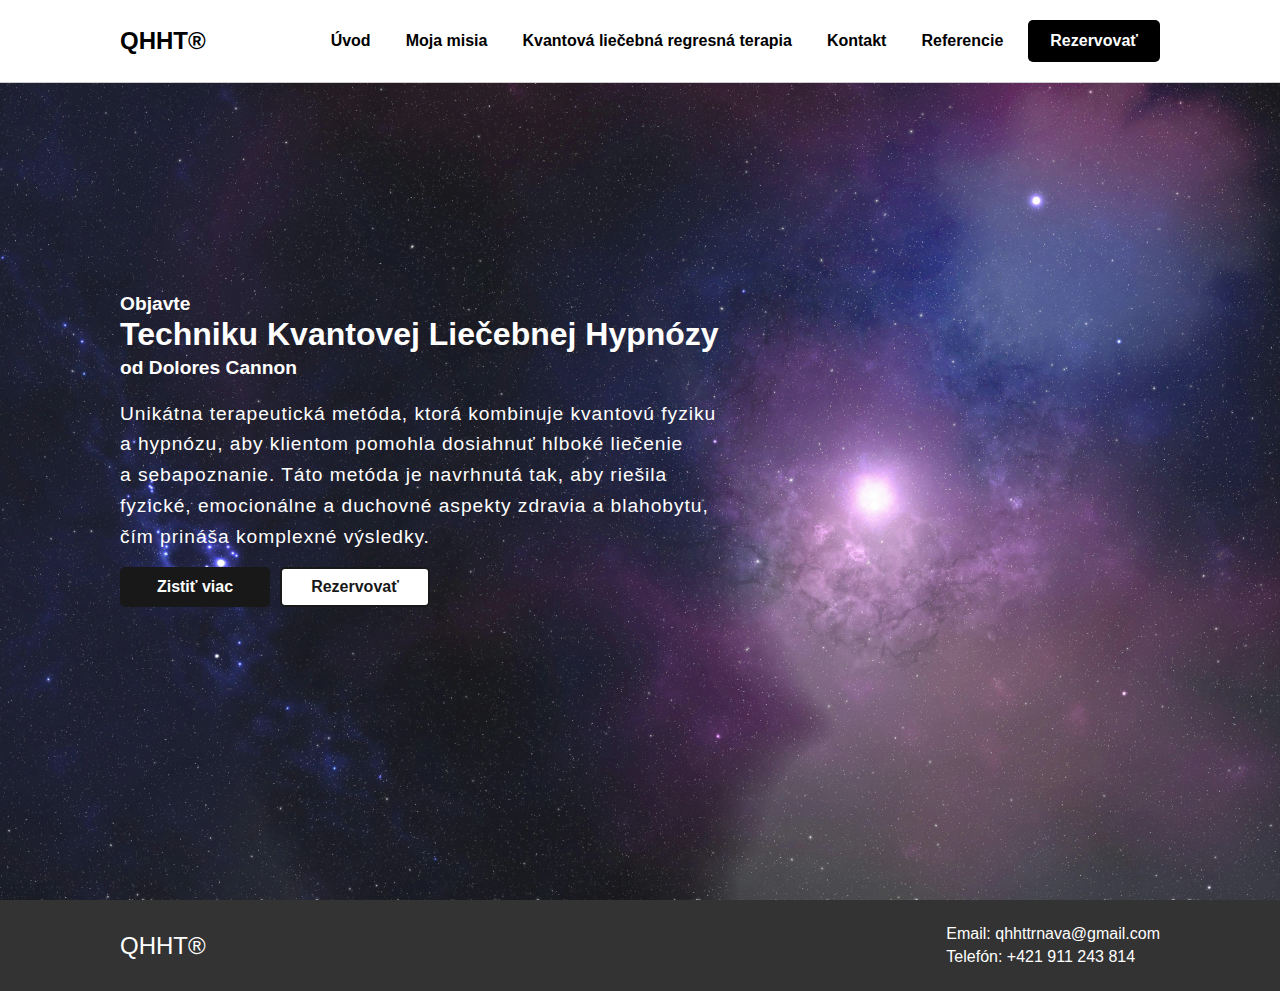
<file: index.html>
<!DOCTYPE html>
<html lang="sk">
<head>
    <meta charset="UTF-8">
    <meta name="viewport" content="width=device-width, initial-scale=1.0">
    <title>Kvantová Liečebná Regresná Hypnóza</title>
    <link rel="stylesheet" href="styles.css">
</head>
<body>
    <header>
        <div class="container">
            <div class="logo">QHHT®</div>
            <nav>
                <ul>
                    <li><a href="index.html">Úvod</a></li>
                    <li><a href="mojamisia.html">Moja misia</a></li>
                    <li><a href="therapy.html">Kvantová liečebná regresná terapia</a></li>
                    <li><a href="contact.html">Kontakt</a></li>
                    <li><a href="referencie.html">Referencie</a></li>
                    <li><a href="#" class="button">Rezervovať</a></li>
                </ul>
            </nav>
        </div>
    </header>
    <main>
        <section class="hero">
            <div class="hero-image">
                <div class="hero-content container">
                    <h2>Objavte</h2>
                    <h1>Techniku Kvantovej Liečebnej Hypnózy</h1>
                    <h3>od Dolores Cannon</h3>
                    <p class="hero-text">Unikátna terapeutická metóda, ktorá kombinuje 
                        kvantovú fyziku<br> a hypnózu, aby klientom pomohla dosiahnuť hlboké liečenie<br> a sebapoznanie. 
                        Táto metóda je navrhnutá tak, aby riešila<br> fyzické, emocionálne a duchovné aspekty zdravia a blahobytu,<br> 
                        čím prináša komplexné výsledky.</p>
                    <div class="hero-buttons">
                        <a href="therapy.html" class="cta">Zistiť viac</a>
                        <a href="#" class="cta-outline">Rezervovať</a>
                    </div>
                </div>
            </div>
        </section>
    </main>
    <footer>
        <div class="container footer-content">
            <div class="footer-logo">QHHT®</div>
            <div class="footer-contact">
                <p>Email: qhhttrnava@gmail.com</p>
                <p>Telefón: +421 911 243 814</p>
            </div>
        </div>
    </footer>
    <script src="script.js"></script>
</body>
</html>
</file>
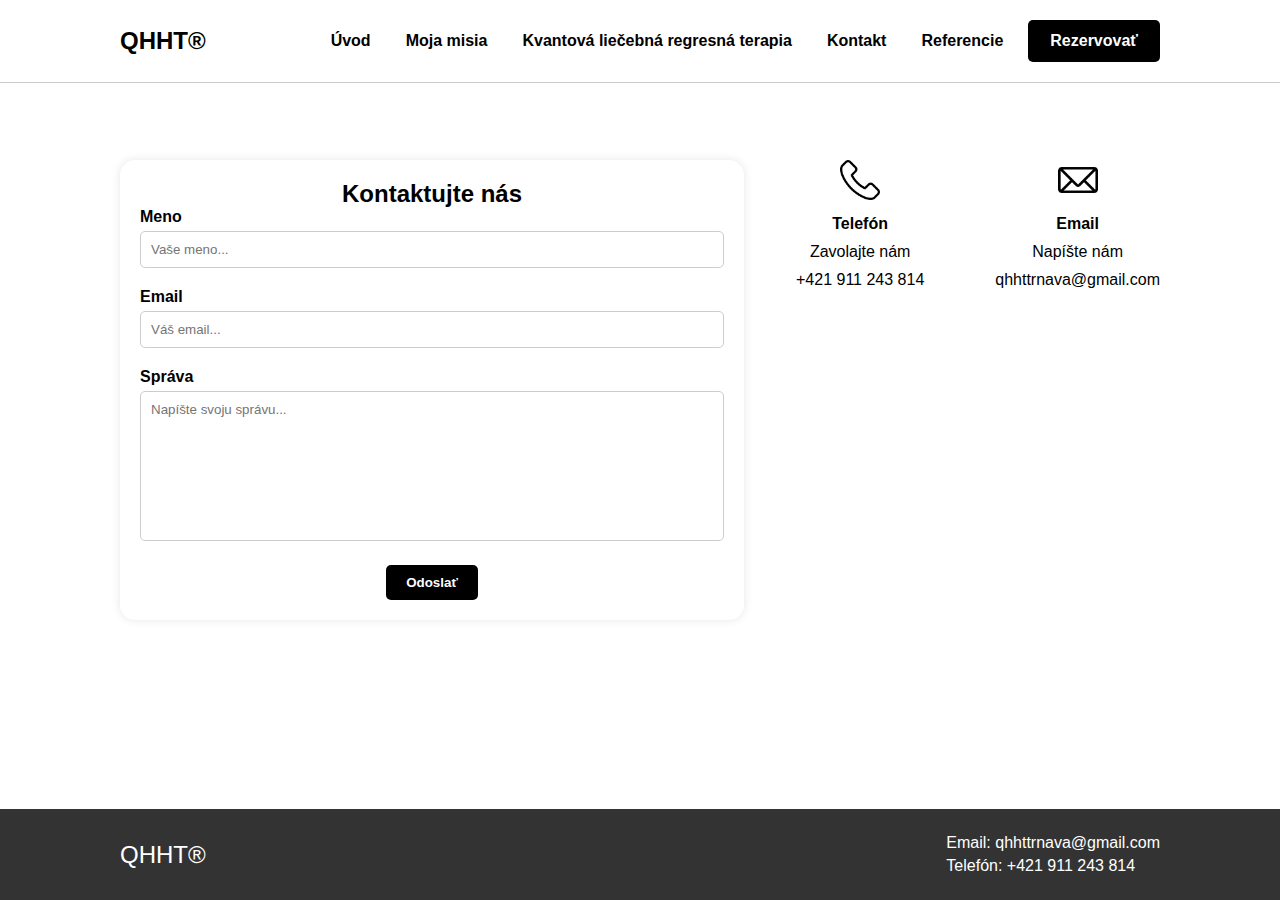
<file: contact.html>
<!DOCTYPE html>
<html lang="sk">
<head>
    <meta charset="UTF-8">
    <meta name="viewport" content="width=device-width, initial-scale=1.0">
    <title>Kontaktujte nás - Kvantová Liečebná Regresná Hypnóza</title>
    <link rel="stylesheet" href="styles_contact.css">
</head>
<body>
    <header>
        <div class="container">
            <div class="logo">QHHT®</div>
            <nav>
                <ul>
                    <li><a href="index.html">Úvod</a></li>
                    <li><a href="mojamisia.html">Moja misia</a></li>
                    <li><a href="therapy.html">Kvantová liečebná regresná terapia</a></li>
                    <li><a href="contact.html">Kontakt</a></li>
                    <li><a href="referencie.html">Referencie</a></li>
                    <li><a href="#" class="button">Rezervovať</a></li>
                </ul>
            </nav>
        </div>
    </header>
    <main>
        <section class="contact-section">
            <div class="container">
                <div class="contact-form">
                    <h2>Kontaktujte nás</h2>
                    <form>
                        <label for="name">Meno</label>
                        <input type="text" id="name" name="name" placeholder="Vaše meno...">
                        <label for="email">Email</label>
                        <input type="email" id="email" name="email" placeholder="Váš email...">
                        <label for="message">Správa</label>
                        <textarea id="message" name="message" placeholder="Napíšte svoju správu..."></textarea>
                        <button type="submit" class="button">Odoslať</button>
                    </form>
                </div>
                <div class="contact-info">
                    <div class="contact-item">
                        <img src="phone-icon.png" alt="Phone Icon"> 
                        <p><strong>Telefón</strong></p>
                        <p>Zavolajte nám</p>
                        <p>+421 911 243 814</p>
                    </div>
                    <div class="contact-item">
                        <img src="email-icon.png" alt="Email Icon"> 
                        <p><strong>Email</strong></p>
                        <p>Napíšte nám</p>
                        <p>qhhttrnava@gmail.com</p>
                    </div>
                </div>
            </div>
        </section>
    </main>
    <footer>
        <div class="container footer-content">
            <div class="footer-logo">QHHT®</div>
            <div class="footer-contact">
                <p>Email: qhhttrnava@gmail.com</p>
                <p>Telefón: +421 911 243 814</p>
            </div>
        </div>
    </footer>
    <script src="script.js"></script> 
</body>
</html>
</file>
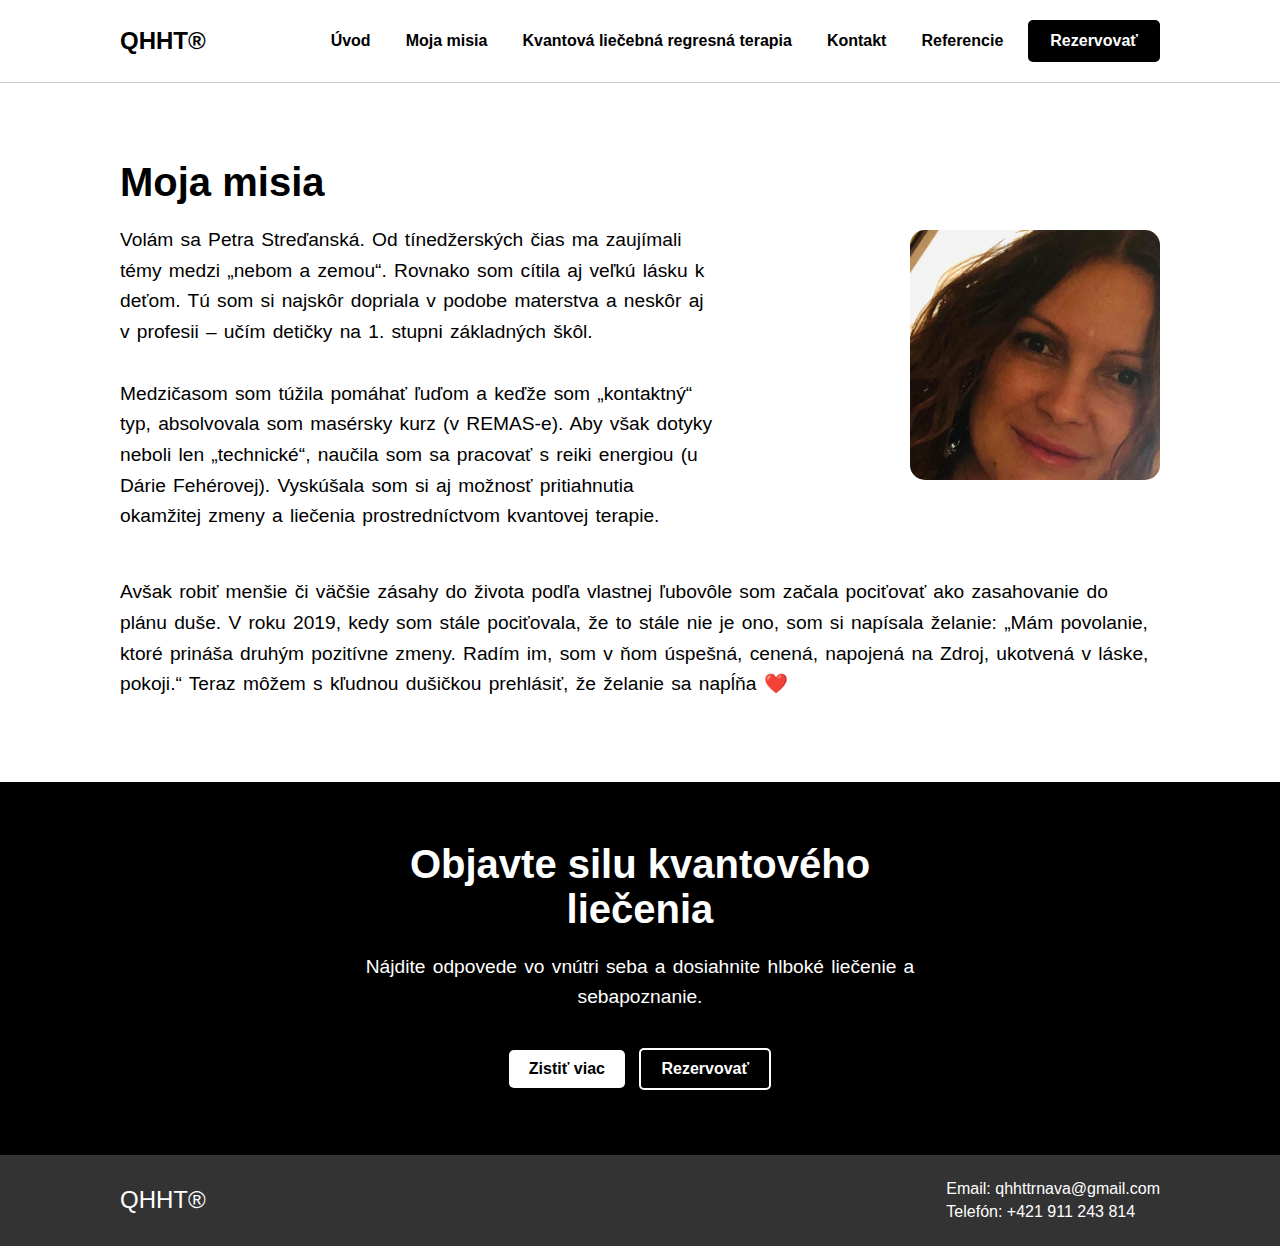
<file: mojamisia.html>
<!DOCTYPE html>
<html lang="sk">
<head>
    <meta charset="UTF-8">
    <meta name="viewport" content="width=device-width, initial-scale=1.0">
    <title>Moja Misia - Kvantová Liečebná Regresná Hypnóza</title>
    <link rel="stylesheet" href="styles_misia.css">
</head>
<body>
    <header>
        <div class="container">
            <div class="logo">QHHT®</div>
            <nav>
                <ul>
                    <li><a href="index.html">Úvod</a></li>
                    <li><a href="mojamisia.html">Moja misia</a></li>
                    <li><a href="therapy.html">Kvantová liečebná regresná terapia</a></li>
                    <li><a href="contact.html">Kontakt</a></li>
                    <li><a href="referencie.html">Referencie</a></li>
                    <li><a href="#" class="button">Rezervovať</a></li>
                </ul>
            </nav>
        </div>
    </header>
    <main>
        <section class="hero">
            <div class="hero-content">
                <h1>Moja misia</h1>
                <p>Volám sa Petra Streďanská. Od tínedžerských čias ma zaujímali témy medzi „nebom a zemou“.
                    Rovnako som cítila aj veľkú lásku k deťom. Tú som si najskôr dopriala v podobe materstva a
                    neskôr aj v profesii – učím detičky na 1. stupni základných škôl.<br><br>
                    Medzičasom som túžila pomáhať ľuďom
                    a keďže som „kontaktný“ typ, absolvovala som masérsky kurz (v REMAS-e). Aby však dotyky neboli
                    len „technické“, naučila som sa pracovať s reiki energiou (u Dárie Fehérovej). Vyskúšala som si aj možnosť pritiahnutia okamžitej zmeny a liečenia prostredníctvom kvantovej terapie. </p>
            </div>
            <div class="hero-image">
                <img src="aobrazok.jpg" alt="Hero Image"> 
            </div>
        </section>
        <section class="full-width-text">
            <p>Avšak robiť
                menšie či väčšie zásahy do života podľa vlastnej ľubovôle som začala pociťovať ako zasahovanie do plánu duše. V roku
                2019, kedy som stále pociťovala, že to stále nie je ono, som si napísala želanie: „Mám povolanie, ktoré prináša druhým
                pozitívne zmeny. Radím im, som v ňom úspešná, cenená, napojená na Zdroj, ukotvená v láske, pokoji.“ Teraz môžem s
                kľudnou dušičkou prehlásiť, že želanie sa napĺňa ❤️<br><br><br></p>
        </section>
        <section class="black-section">
            <div class="black-content">
                <h2>Objavte silu kvantového liečenia</h2>
                <p>Nájdite odpovede vo vnútri seba a dosiahnite hlboké liečenie a sebapoznanie.</p>
                <div class="black-buttons">
                    <a href="therapy.html" class="cta">Zistiť viac</a>
                    <a href="#" class="cta-outline">Rezervovať</a>
                </div>
            </div>
        </section>
    </main>
    <footer>
        <div class="container footer-content">
            <div class="footer-logo">QHHT®</div>
            <div class="footer-contact">
                <p>Email: qhhttrnava@gmail.com</p>
                <p>Telefón: +421 911 243 814</p>
            </div>
        </div>
    </footer>
    <script src="script.js"></script> 
</body>
</html>
</file>
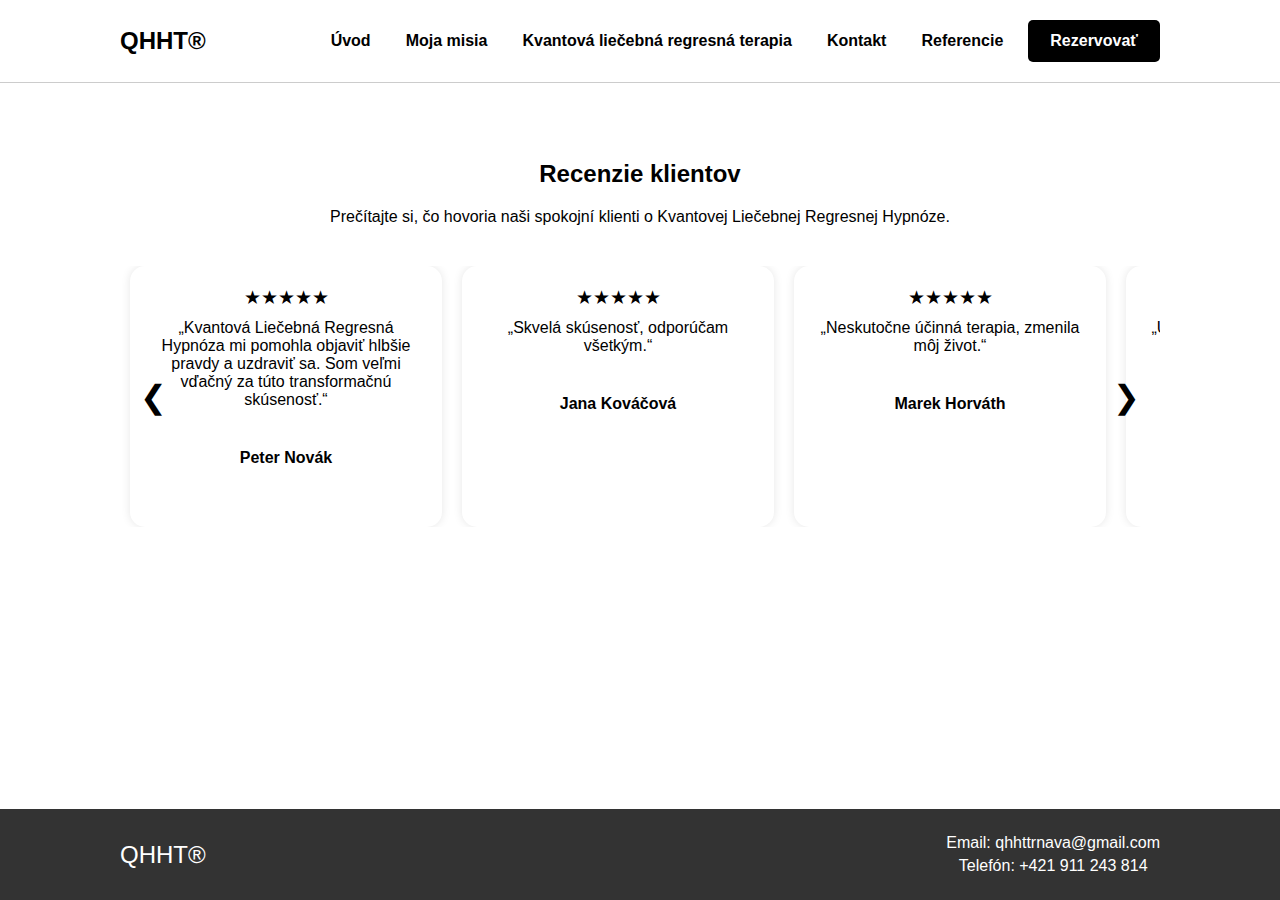
<file: referencie.html>
<!DOCTYPE html>
<html lang="sk">
<head>
    <meta charset="UTF-8">
    <meta name="viewport" content="width=device-width, initial-scale=1.0">
    <title>Referencie - Kvantová Liečebná Regresná Hypnóza</title>
    <link rel="stylesheet" href="styles_referencie.css">
</head>
<body>
    <header>
        <div class="container">
            <div class="logo">QHHT®</div>
            <nav>
                <ul>
                    <li><a href="index.html">Úvod</a></li>
                    <li><a href="mojamisia.html">Moja misia</a></li>
                    <li><a href="therapy.html">Kvantová liečebná regresná terapia</a></li>
                    <li><a href="contact.html">Kontakt</a></li>
                    <li><a href="referencie.html">Referencie</a></li>
                    <li><a href="#" class="button">Rezervovať</a></li>
                </ul>
            </nav>
        </div>
    </header>
    <main>
        <section class="testimonials-section">
            <div class="container">
                <h2>Recenzie klientov</h2>
                <p>Prečítajte si, čo hovoria naši spokojní klienti o Kvantovej Liečebnej Regresnej Hypnóze.</p>
                <div class="testimonials-wrapper">
                    <button class="slider-button left-button">&#10094;</button>
                    <div class="testimonials">
                        <div class="testimonial">
                            <p class="stars">★★★★★</p>
                            <p>„Kvantová Liečebná Regresná Hypnóza mi pomohla objaviť hlbšie pravdy a uzdraviť sa. Som veľmi vďačný za túto transformačnú skúsenosť.“</p>
                            <p class="author">Peter Novák</p>
                        </div>
                        <div class="testimonial">
                            <p class="stars">★★★★★</p>
                            <p>„Skvelá skúsenosť, odporúčam všetkým.“</p>
                            <p class="author">Jana Kováčová</p>
                        </div>
                        <div class="testimonial">
                            <p class="stars">★★★★★</p>
                            <p>„Neskutočne účinná terapia, zmenila môj život.“</p>
                            <p class="author">Marek Horváth</p>
                        </div>
                        <div class="testimonial">
                            <p class="stars">★★★★★</p>
                            <p>„Úžasný prístup a výborné výsledky.“</p>
                            <p class="author">Iveta Malá</p>
                        </div>
                        <div class="testimonial">
                            <p class="stars">★★★★★</p>
                            <p>„Vrelo odporúčam, skvelé výsledky.“</p>
                            <p class="author">Martin Dvořák</p>
                        </div>
                        <div class="testimonial">
                            <p class="stars">★★★★★</p>
                            <p>„Fantastická služba, veľmi spokojná.“</p>
                            <p class="author">Zuzana Kovářová</p>
                        </div>
                    </div>
                    <button class="slider-button right-button">&#10095;</button>
                </div>
            </div>
        </section>
    </main>
    <footer>
        <div class="container footer-content">
            <div class="footer-logo">QHHT®</div>
            <div class="footer-contact">
                <p>Email: qhhttrnava@gmail.com</p>
                <p>Telefón: +421 911 243 814</p>
            </div>
        </div>
    </footer>
    <script src="script.js"></script>
</body>
</html>
</file>
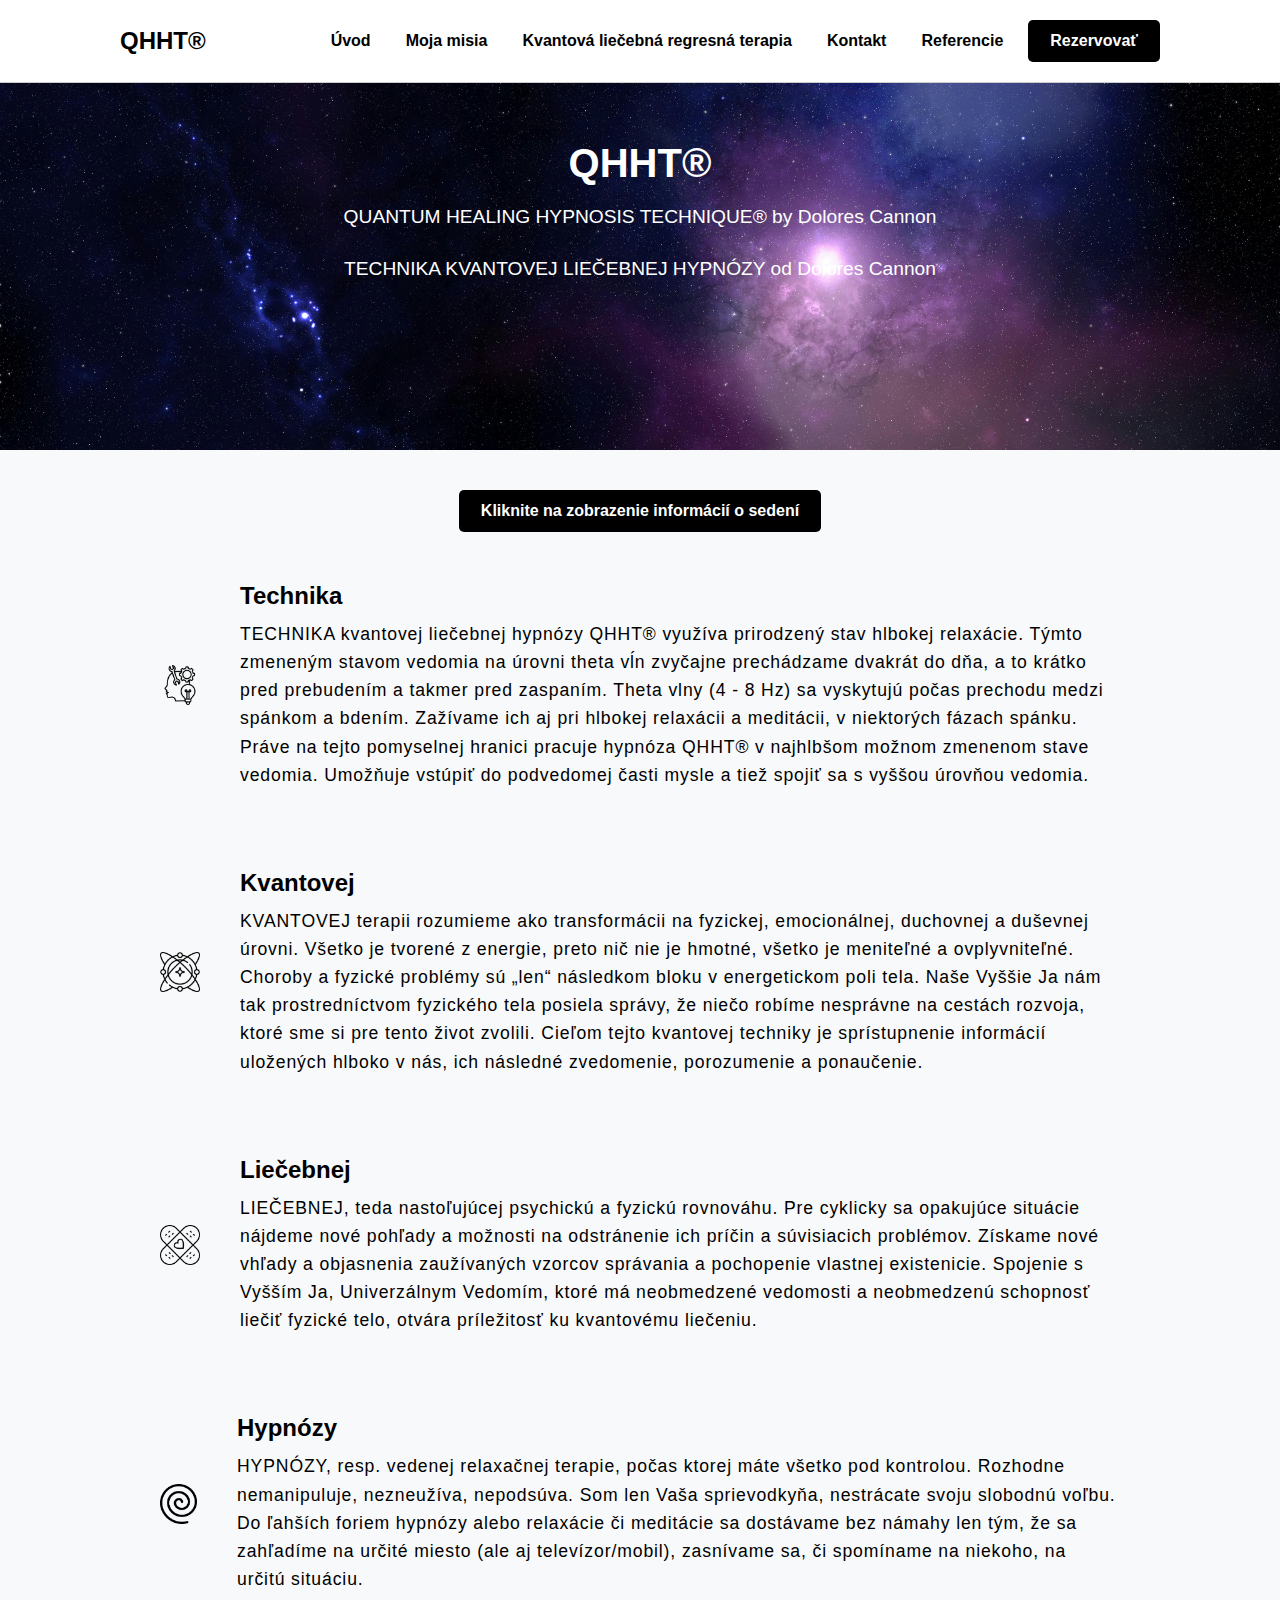
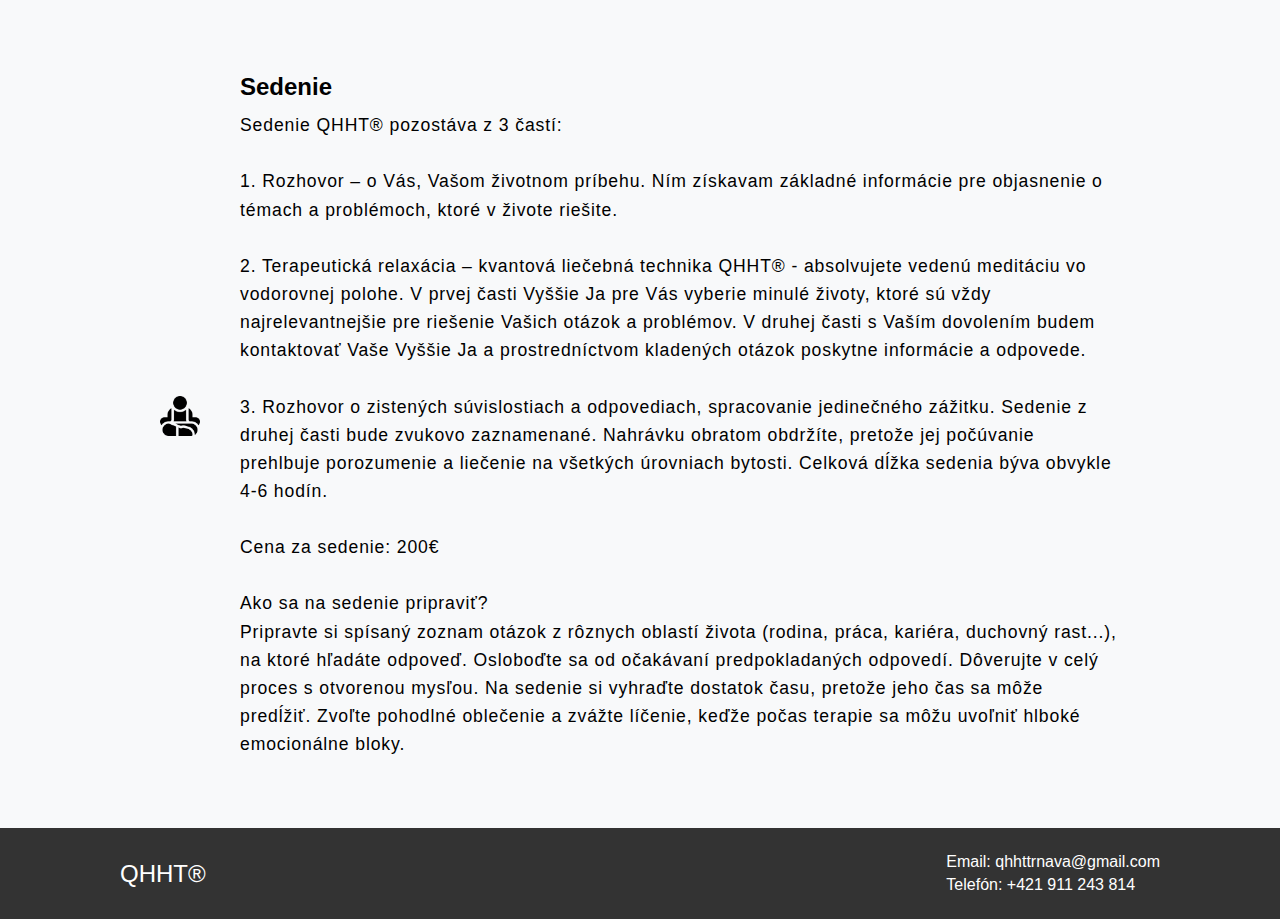
<file: therapy.html>
<!DOCTYPE html>
<html lang="sk">
<head>
    <meta charset="UTF-8">
    <meta name="viewport" content="width=device-width, initial-scale=1.0">
    <title>Kvantová Liečebná Regresná Terapia</title>
    <link rel="stylesheet" href="styles_therapy.css">
    <style>
        .button-container {
            display: flex;
            justify-content: center;
            margin-bottom: 20px;
        }

        .button-container .button {
            background-color: #000;
            color: #fff;
            padding: 10px 20px;
            border-radius: 5px;
            text-decoration: none;
            transition: background-color 0.3s ease, color 0.3s ease;
            border: 2px solid transparent;
            font-weight: bold;
            display: inline-block;
            margin-bottom: 20px;
        }

        .button-container .button:hover {
            background-color: #fff;
            color: #000;
            border: 2px solid #000;
        }
    </style>
</head>
<body>
    <header>
        <div class="container">
            <div class="logo">QHHT®</div>
            <nav>
                <ul>
                    <li><a href="index.html">Úvod</a></li>
                    <li><a href="mojamisia.html">Moja misia</a></li>
                    <li><a href="therapy.html">Kvantová liečebná regresná terapia</a></li>
                    <li><a href="contact.html">Kontakt</a></li>
                    <li><a href="referencie.html">Referencie</a></li>
                    <li><a href="#" class="button">Rezervovať</a></li>
                </ul>
            </nav>
        </div>
    </header>
    <main>
        <section class="therapy-hero">
            <div class="therapy-hero-content container">
                <h1>QHHT®</h1>
                <p>QUANTUM HEALING HYPNOSIS TECHNIQUE® by Dolores Cannon</p>
                <p>TECHNIKA KVANTOVEJ LIEČEBNEJ HYPNÓZY od Dolores Cannon</p>
            </div>
        </section>
        <section class="kvantova-section">
            <div class="container">
                <div class="button-container">
                    <a href="#sedenie" class="button">Kliknite na zobrazenie informácií o sedení</a>
                </div>
                <div class="features">
                    <div class="feature-item">
                        <img src="technique.png" alt="Technika" class="icon">
                        <div>
                            <h3>Technika</h3>
                            <p>TECHNIKA kvantovej liečebnej hypnózy QHHT® využíva prirodzený stav hlbokej relaxácie. Týmto
zmeneným stavom vedomia na úrovni theta vĺn zvyčajne prechádzame dvakrát do dňa, a to krátko
pred prebudením a takmer pred zaspaním. Theta vlny (4 - 8 Hz) sa vyskytujú počas prechodu medzi
spánkom a bdením. Zažívame ich aj pri hlbokej relaxácii a meditácii, v niektorých fázach spánku.
Práve na tejto pomyselnej hranici pracuje hypnóza QHHT® v najhlbšom možnom zmenenom stave
vedomia. Umožňuje vstúpiť do podvedomej časti mysle a tiež spojiť sa s vyššou úrovňou vedomia.</p>
                        </div>
                    </div>
                    <div class="feature-item">
                        <img src="kvantova.png" alt="Kvantovej" class="icon">
                        <div>
                            <h3>Kvantovej</h3>
                            <p>KVANTOVEJ terapii rozumieme ako transformácii na fyzickej, emocionálnej, duchovnej a duševnej
úrovni. Všetko je tvorené z energie, preto nič nie je hmotné, všetko je meniteľné a ovplyvniteľné.
Choroby a fyzické problémy sú „len“ následkom bloku v energetickom poli tela. Naše Vyššie Ja nám
tak prostredníctvom fyzického tela posiela správy, že niečo robíme nesprávne na cestách rozvoja,
ktoré sme si pre tento život zvolili. Cieľom tejto kvantovej techniky je sprístupnenie informácií
uložených hlboko v nás, ich následné zvedomenie, porozumenie a ponaučenie.</p>
                        </div>
                    </div>
                    <div class="feature-item">
                        <img src="healing.png" alt="Liečebnej" class="icon">
                        <div>
                            <h3>Liečebnej</h3>
                            <p>LIEČEBNEJ, teda nastoľujúcej psychickú a fyzickú rovnováhu. Pre cyklicky sa opakujúce situácie
nájdeme nové pohľady a možnosti na odstránenie ich príčin a súvisiacich problémov. Získame nové
vhľady a objasnenia zaužívaných vzorcov správania a pochopenie vlastnej existenicie. Spojenie
s Vyšším Ja, Univerzálnym Vedomím, ktoré má neobmedzené vedomosti a neobmedzenú schopnosť
liečiť fyzické telo, otvára príležitosť ku kvantovému liečeniu.</p>
                        </div>
                    </div>
                    <div class="feature-item">
                        <img src="hypno.png" alt="Hypnózy" class="icon">
                        <div>
                            <h3>Hypnózy</h3>
                            <p>HYPNÓZY, resp. vedenej relaxačnej terapie, počas ktorej máte všetko pod kontrolou. Rozhodne
nemanipuluje, nezneužíva, nepodsúva. Som len Vaša sprievodkyňa, nestrácate svoju slobodnú voľbu.
Do ľahších foriem hypnózy alebo relaxácie či meditácie sa dostávame bez námahy len tým, že sa
zahľadíme na určité miesto (ale aj televízor/mobil), zasnívame sa, či spomíname na niekoho, na určitú
situáciu.</p>
                        </div>
                    </div>
                    <div class="feature-item" id="sedenie">
                        <img src="sed.png" alt="Sedenie" class="icon">
                        <div>
                            <h3>Sedenie</h3>
                            <p>Sedenie QHHT® pozostáva z 3 častí:<br><br>
1. Rozhovor – o Vás, Vašom životnom príbehu. Ním získavam základné informácie pre
objasnenie o témach a problémoch, ktoré v živote riešite.<br><br>
2. Terapeutická relaxácia – kvantová liečebná technika QHHT® - absolvujete vedenú
meditáciu vo vodorovnej polohe. V prvej časti Vyššie Ja pre Vás vyberie minulé
životy, ktoré sú vždy najrelevantnejšie pre riešenie Vašich otázok a problémov.
V druhej časti s Vaším dovolením budem kontaktovať Vaše Vyššie Ja
a prostredníctvom kladených otázok poskytne informácie a odpovede.<br><br>
3. Rozhovor o zistených súvislostiach a odpovediach, spracovanie jedinečného zážitku.
Sedenie z druhej časti bude zvukovo zaznamenané. Nahrávku obratom obdržíte, pretože jej
počúvanie prehlbuje porozumenie a liečenie na všetkých úrovniach bytosti.
Celková dĺžka sedenia býva obvykle 4-6 hodín.<br><br>
Cena za sedenie: 200€<br><br>
Ako sa na sedenie pripraviť?<br>
Pripravte si spísaný zoznam otázok z rôznych oblastí života (rodina, práca, kariéra, duchovný
rast...), na ktoré hľadáte odpoveď. Osloboďte sa od očakávaní predpokladaných odpovedí.
Dôverujte v celý proces s otvorenou mysľou.
Na sedenie si vyhraďte dostatok času, pretože jeho čas sa môže predĺžiť.
Zvoľte pohodlné oblečenie a zvážte líčenie, keďže počas terapie sa môžu uvoľniť hlboké
emocionálne bloky.</p>
                        </div>
                    </div>
                </div>
            </div>
        </section>
    </main>
    <footer>
        <div class="container footer-content">
            <div class="footer-logo">QHHT®</div>
            <div class="footer-contact">
                <p>Email: qhhttrnava@gmail.com</p>
                <p>Telefón: +421 911 243 814</p>
            </div>
        </div>
    </footer>
    <script src="script.js"></script>
</body>
</html>
</file>
<file: styles.css>
* {
    margin: 0;
    padding: 0;
    box-sizing: border-box;
    font-family: 'Aptos', sans-serif;
}

body {
    display: flex;
    flex-direction: column;
    min-height: 100vh;
}

header {
    background-color: rgba(255, 255, 255, 0.55); /* Initially solid white */
    color: #000; /* Black text */
    border-bottom: 1px solid #ccc; /* Optional: border for better separation */
    position: fixed; /* Make header fixed at the top */
    width: 100%; /* Ensure it spans the width of the viewport */
    top: 0; /* Position it at the top */
    z-index: 1000; /* Ensure it is above other elements */
    transition: background-color 0.3s ease; /* Smooth transition for background color */
    font-weight: bold;
}

header .container {
    display: flex;
    justify-content: space-between;
    align-items: center;
    padding: 20px 80px; /* Match footer padding */
}

header .logo {
    font-size: 1.5em;
}

header nav {
    display: flex;
    align-items: center;
}

header nav ul {
    list-style: none;
    display: flex;
    gap: 15px;
    margin: 0;
    padding: 0;
    align-items: center;
    font-weight: bold;
}

header nav ul li {
    display: inline-block;
}

header nav ul li a {
    color: #000; /* Black text */
    text-decoration: none;
    padding: 5px 10px;
    position: relative;
    display: block;
    transition: color 0.3s ease; /* Smooth color transition */
    font-weight: bold;
}

header nav ul li a::after {
    content: '';
    position: absolute;
    width: 0;
    height: 2px;
    background-color: #000; /* Black underline */
    left: 50%;
    bottom: 0;
    transition: width 0.3s ease, left 0.3s ease; /* Smooth animation */
}

header nav ul li a:hover::after {
    width: 100%;
    left: 0;
}

header nav ul li .button::after {
    display: none; /* Disables the underline effect */
}

header nav ul li .button {
    background-color: #000; /* Black background */
    color: #fff; /* White text */
    padding: 10px 20px;
    border-radius: 5px;
    text-decoration: none; /* No text decoration */
    transition: background-color 0.3s ease, color 0.3s ease;
    border: 2px solid transparent; /* Maintain dimension consistency */
    font-weight: bold;
}

header nav ul li .button:hover {
    background-color: #fff; /* White background */
    color: #000; /* Black text */
    border: 2px solid #000; /* Black outline */
}

main {
    flex: 1;
    margin-top: 80px; /* Add top margin to prevent content overlap with fixed header */
}

.hero {
    display: flex;
    flex-direction: column;
    justify-content: center; /* Center content vertically */
    align-items: flex-start; /* Aligns items to the left */
    position: relative;
    height: 100vh; /* Full height */
    background: url('obrazok.jpg') no-repeat center center/cover;
    opacity: 0.9; /* 90% transparency */
    color: #fff; /* White text */
    margin-top: -80px; /* Move the hero section up to overlap the header */
    z-index: 900; /* Ensure it is below the header */
}

.hero-image {
    width: 100vw;
    margin-left: -50vw;
    left: 50%;
    position: relative;
    padding: 0;
}

.hero-content {
    padding: 0 80px;
    max-width: 1200px;
    margin: auto;
    padding-top: 100px; /* Added padding to move the text down */
}

.hero h1 {
    font-size: 2em; /* Adjusted smaller font size for "Objavte" */
    margin-top: 1px;
}

.hero h2 {
    font-size: 1.2em; /* Smaller font size for "od Dolores Cannon" */
}

.hero h3 {
    font-size: 1.2em; /* Smaller font size for "od Dolores Cannon" */
    margin-top: 4px; /* Adjust margin top to position it closer to the previous text */
    margin-bottom: 6px; /* Reduce margin bottom for closer spacing */
}

.hero p {
    font-size: 1.2em; /* Smaller font size for the subtitle */
    margin-top: 20px; /* Increase top margin */
    margin-bottom: 50px; /* Increased bottom margin to move the text down */
    line-height: 1.6; /* Increased line height for better readability */
    letter-spacing: 0.05em; /* Increased letter spacing for better readability */
}

.hero-buttons {
    align-self: start; /* Aligns the buttons to the left */
    display: flex;
    gap: 10px;
    margin-top: -35px; /* Move buttons up */
}

.hero .cta, .hero .cta-outline {
    padding: 10px 20px;
    border-radius: 5px;
    cursor: pointer;
    font-size: 1em;
    text-decoration: none;
    display: inline-flex;
    justify-content: center;
    align-items: center;
    width: 150px;
    height: 40px;
    transition: background-color 0.3s, border 0.3s, color 0.3s;
    font-weight: bold;
}

.hero .cta {
    background-color: #000;
    color: #fff;
    border: none;
}

.hero .cta:hover {
    background-color: #fff;
    color: #000;
    border: 2px solid #000;
}

.hero .cta-outline {
    background-color: #fff;
    color: #000;
    border: 2px solid #000;
}

.hero .cta-outline:hover {
    background-color: #000;
    color: #fff;
}

.contact-section {
    padding: 60px 0;
    background-color: #f8f9fa;
}

.contact-content {
    display: flex;
    justify-content: space-between;
    align-items: flex-start;
    gap: 50px;
}

.contact-form {
    flex-basis: 60%;
}

.contact-form label {
    display: block;
    margin-bottom: 5px;
    font-weight: bold;
}

.contact-form input, .contact-form textarea {
    width: 100%;
    padding: 10px;
    margin-bottom: 20px;
    border: 1px solid #ccc;
    border-radius: 5px;
}

.contact-form .checkbox-container {
    display: flex;
    align-items: center;
    margin-bottom: 20px;
}

.contact-form .checkbox-container input {
    margin-right: 10px;
}

.contact-form button {
    background-color: #000;
    color: #fff;
    padding: 10px 20px;
    border: none;
    border-radius: 5px;
    cursor: pointer;
    transition: background-color 0.3s ease, color 0.3s ease;
    font-weight: bold;
}

.contact-form button:hover {
    background-color: #555;
}

.contact-image {
    flex-basis: 35%;
}

.contact-image img {
    width: 100%;
    height: auto;
    border-radius: 5px;
}

footer {
    background-color: #333;
    color: #fff;
    padding: 20px;
}

.footer-content {
    display: flex;
    justify-content: space-between;
    align-items: center;
    max-width: 1200px;
    margin: 0 auto;
    padding: 0 80px; /* Added padding to match header */
}

.footer-logo {
    font-size: 1.5em;
}

.footer-contact p {
    margin: 5px 0;
}

.kvantova-section {
    background-color: #f8f9fa; /* Svetlý pozadie pre sekciu */
    padding: 40px 80px; /* Added padding to kvantova section */
    text-align: left; /* Align text to the left */
}

.container {
    max-width: 1200px;
    margin: auto;
    padding: 0 80px; /* Added padding to match header and footer */
}

.features {
    display: flex;
    gap: 50px;
    margin-top: 30px;
}

.feature-item {
    flex-basis: 45%; /* Adjusted width of each feature item */
}

.feature-details {
    display: flex;
    flex-direction: column;
    gap: 30px;
}

.feature-image {
    width: 100%;
    height: auto;
}

.feature-item img {
    width: 60px; /* Veľkosť obrázkov */
    height: auto;
    margin-bottom: 20px;
}

.feature-item ul {
    list-style-type: disc; /* Add bullets to the list */
    padding-left: 20px; /* Add some padding to the left to align bullets properly */
}

.feature-item li {
    margin-bottom: 10px; /* Add some space between the list items */
}

.buttons {
    margin-top: 40px;
    display: flex;
    gap: 20px;
    justify-content: flex-start; /* Align buttons to the left */
}

.button {
    background-color: #000;
    color: #fff;
    text-decoration: none;
    padding: 10px 20px;
    border-radius: 5px;
    transition: background-color 0.3s, color 0.3s;
    font-weight: bold;
}

.button:hover {
    background-color: #555; /* Zmena farby pri najetí myšou */
    color: #fff;
}

@media (max-width: 768px) {
    header .container, 
    .hero-content, 
    .container, 
    .footer-content {
        padding: 20px;
    }

    .hero {
        padding: 20px;
        text-align: center;
    }

    .hero h1 {
        font-size: 1.8em;
    }

    .hero h2 {
        font-size: 1.4em;
    }

    .hero p {
        font-size: 1em;
    }

    .hero-buttons {
        flex-direction: column;
        align-items: center;
    }

    .kvantova-section {
        padding: 20px;
    }

    .features {
        flex-direction: column;
    }

    .feature-item {
        flex-basis: 100%;
    }

    .buttons {
        flex-direction: column;
        align-items: center;
    }
}
</file>
<file: styles_contact.css>
* {
    margin: 0;
    padding: 0;
    box-sizing: border-box;
    font-family: Arial, sans-serif;
}

body {
    display: flex;
    flex-direction: column;
    min-height: 100vh;
}

header {
    background-color: rgba(255, 255, 255, 0.55); /* Initially solid white */
    color: #000; /* Black text */
    border-bottom: 1px solid #ccc; /* Optional: border for better separation */
    position: fixed; /* Make header fixed at the top */
    width: 100%; /* Ensure it spans the width of the viewport */
    top: 0; /* Position it at the top */
    z-index: 1000; /* Ensure it is above other elements */
    transition: background-color 0.3s ease; /* Smooth transition for background color */
    font-weight: bold;
}

header .container {
    display: flex;
    justify-content: space-between;
    align-items: center;
    padding: 20px 80px; /* Match footer padding */
}

header .logo {
    font-size: 1.5em;
}

header nav {
    display: flex;
    align-items: center;
}

header nav ul {
    list-style: none;
    display: flex;
    gap: 15px;
    margin: 0;
    padding: 0;
    align-items: center;
    font-weight: bold;
}

header nav ul li {
    display: inline-block;
}

header nav ul li a {
    color: #000; /* Black text */
    text-decoration: none;
    padding: 5px 10px;
    position: relative;
    display: block;
    transition: color 0.3s ease; /* Smooth color transition */
    font-weight: bold;
}

header nav ul li a::after {
    content: '';
    position: absolute;
    width: 0;
    height: 2px;
    background-color: #000; /* Black underline */
    left: 50%;
    bottom: 0;
    transition: width 0.3s ease, left 0.3s ease; /* Smooth animation */
}

header nav ul li a:hover::after {
    width: 100%;
    left: 0;
}

header nav ul li .button::after {
    display: none; /* Disables the underline effect */
}

header nav ul li .button {
    background-color: #000; /* Black background */
    color: #fff; /* White text */
    padding: 10px 20px;
    border-radius: 5px;
    text-decoration: none; /* No text decoration */
    transition: background-color 0.3s ease, color 0.3s ease;
    border: 2px solid transparent; /* Maintain dimension consistency */
    font-weight: bold;
}

header nav ul li .button:hover {
    background-color: #fff; /* White background */
    color: #000; /* Black text */
    border: 2px solid #000; /* Black outline */
}

main {
    flex: 1;
    margin-top: 100px; /* Add top margin to prevent content overlap with fixed header */
}

.contact-section {
    padding: 60px 0;
}

.container {
    display: flex;
    justify-content: space-between;
    align-items: flex-start;
    gap: 50px;
    max-width: 1200px;
    margin: auto;
    padding: 0 80px; /* Match header and footer padding */
}

.contact-form {
    flex-basis: 60%;
    background: #fff;
    padding: 20px;
    border-radius: 15px; /* Rounded corners */
    box-shadow: 0 0 10px rgba(0, 0, 0, 0.1);
}

.contact-form h2 {
    text-align: center;
}

.contact-form label {
    display: block;
    margin-bottom: 5px;
    font-weight: bold;
}

.contact-form input, .contact-form textarea {
    width: 100%;
    padding: 10px;
    margin-bottom: 20px;
    border: 1px solid #ccc;
    border-radius: 5px;
}

.contact-form textarea {
    height: 150px; /* Adjust the height of the "Správa" field */
    resize: none; /* Disable resizing */
}

.contact-form button {
    background-color: #000;
    color: #fff;
    padding: 10px 20px;
    border: none;
    border-radius: 5px;
    cursor: pointer;
    transition: background-color 0.3s ease, color 0.3s ease;
    font-weight: bold;
    display: block;
    margin: 0 auto;
}

.contact-form button:hover {
    background-color: #555;
}

.contact-info {
    flex-basis: 35%;
    display: flex;
    justify-content: space-between; /* Distribute space between the items */
    align-items: center;
}

.contact-item {
    display: flex;
    flex-direction: column;
    align-items: center;
    text-align: center;
}

.contact-item img {
    width: 40px; /* Icon size */
    height: auto;
    margin-bottom: 10px;
}

.contact-item p {
    margin: 5px 0;
}

footer {
    background-color: #333;
    color: #fff;
    padding: 20px;
}

.footer-content {
    display: flex;
    justify-content: space-between;
    align-items: center;
    max-width: 1200px;
    margin: 0 auto;
    padding: 0 80px; /* Added padding to match header */
}

.footer-logo {
    font-size: 1.5em;
}

.footer-contact p {
    margin: 5px 0;
}

@media (max-width: 768px) {
    header .container, 
    .container, 
    .footer-content {
        padding: 20px;
    }

    .container {
        flex-direction: column;
    }

    .contact-form, 
    .contact-info {
        flex-basis: 100%;
        width: 100%;
    }

    .contact-form {
        margin-bottom: 20px;
    }

    .contact-info {
        align-items: center;
        flex-direction: column; /* Stack the items vertically on smaller screens */
    }

    .contact-item {
        margin-bottom: 20px;
    }
}
</file>
<file: styles_misia.css>
* {
    margin: 0;
    padding: 0;
    box-sizing: border-box;
    font-family: 'Aptos', Arial, sans-serif;
}

body {
    display: flex;
    flex-direction: column;
    min-height: 100vh;
}

header {
    background-color: rgba(255, 255, 255, 0.55);
    color: #000;
    border-bottom: 1px solid #ccc;
    position: fixed;
    width: 100%;
    top: 0;
    z-index: 1000;
    transition: background-color 0.3s ease;
    font-weight: bold;
}

header .container {
    display: flex;
    justify-content: space-between;
    align-items: center;
    max-width: 1200px;
    margin: auto;
    padding: 20px 80px;
}

header .logo {
    font-size: 1.5em;
}

header nav {
    display: flex;
    align-items: center;
}

header nav ul {
    list-style: none;
    display: flex;
    gap: 15px;
    margin: 0;
    padding: 0;
    align-items: center;
    font-weight: bold;
}

header nav ul li {
    display: inline-block;
}

header nav ul li a {
    color: #000;
    text-decoration: none;
    padding: 5px 10px;
    position: relative;
    display: block;
    transition: color 0.3s ease;
    font-weight: bold;
}

header nav ul li a::after {
    content: '';
    position: absolute;
    width: 0;
    height: 2px;
    background-color: #000;
    left: 50%;
    bottom: 0;
    transition: width 0.3s ease, left 0.3s ease;
}

header nav ul li a:hover::after {
    width: 100%;
    left: 0;
}

header nav ul li .button::after {
    display: none;
}

header nav ul li .button {
    background-color: #000;
    color: #fff;
    padding: 10px 20px;
    border-radius: 5px;
    text-decoration: none;
    transition: background-color 0.3s ease, color 0.3s ease;
    border: 2px solid transparent;
    font-weight: bold;
}

header nav ul li .button:hover {
    background-color: #fff;
    color: #000;
    border: 2px solid #000;
}

main {
    flex: 1;
    margin-top: 100px;
}

.hero {
    display: flex;
    justify-content: space-between;
    align-items: flex-start;
    padding: 60px 80px;
    max-width: 1200px;
    margin: auto;
}

.hero-content {
    max-width: 600px;
    margin-right: 20px;
}

.hero-image {
    margin-top: 70px; /* Adjusted the margin top to move the image up */
}

.hero-image img {
    width: 250px;
    height: auto;
    border-radius: 15px;
}

.hero h1 {
    font-size: 2.5em;
    margin-bottom: 20px;
}

.hero p {
    font-size: 1.2em;
    line-height: 1.6; /* Increase line height for better readability */
    margin-bottom: 30px;
    word-spacing: 0.1em; /* Increase spacing between words */
}

.full-width-text {
    padding: 20px 80px;
    max-width: 1200px;
    margin: auto;
    margin-top: -65px; /* Adjusted the margin top to move the text up */
}

.full-width-text p {
    font-size: 1.2em;
    line-height: 1.6; /* Increase line height for better readability */
    word-spacing: 0.1em; /* Increase spacing between words */
}

.black-section {
    background-color: #000;
    color: #fff;
    padding: 60px 80px;
    text-align: center;
}

.black-content {
    max-width: 600px;
    margin: auto;
}

.black-content h2 {
    font-size: 2.5em;
    margin-bottom: 20px;
}

.black-content p {
    font-size: 1.2em;
    margin-bottom: 30px;
    line-height: 1.6; /* Increase line height for better readability */
    word-spacing: 0.1em; /* Increase spacing between words */
}

.black-section .cta, .black-section .cta-outline {
    padding: 10px 20px;
    border-radius: 5px;
    cursor: pointer;
    font-size: 1em;
    text-decoration: none;
    display: inline-flex;
    justify-content: center;
    align-items: center;
    transition: background-color 0.3s, border 0.3s, color 0.3s;
    font-weight: bold;
    margin: 5px;
}

.black-section .cta {
    background-color: #fff;
    color: #000;
    border: none;
}

.black-section .cta:hover {
    background-color: #000;
    color: #fff;
    border: 2px solid #fff;
}

.black-section .cta-outline {
    background-color: #000;
    color: #fff;
    border: 2px solid #fff;
}

black-section .cta-outline:hover {
    background-color: #fff;
    color: #000;
}

footer {
    background-color: #333;
    color: #fff;
    padding: 20px;
}

.footer-content {
    display: flex;
    justify-content: space-between;
    align-items: center;
    max-width: 1200px;
    margin: 0 auto;
    padding: 0 80px;
}

.footer-logo {
    font-size: 1.5em;
}

.footer-contact p {
    margin: 5px 0;
}

@media (max-width: 768px) {
    header .container, 
    .hero-content, 
    .container, 
    .footer-content {
        padding: 20px;
    }

    .hero {
        padding: 20px;
        text-align: center;
    }

    .hero h1 {
        font-size: 2em;
    }

    .hero p {
        font-size: 1em;
    }

    .hero-buttons {
        flex-direction: column;
        align-items: center;
    }

    .kvantova-section {
        padding: 20px;
    }

    .features {
        flex-direction: column;
    }

    .feature-item {
        flex-basis: 100%;
    }

    .buttons {
        flex-direction: column;
        align-items: center;
    }
}
</file>
<file: styles_referencie.css>
* {
    margin: 0;
    padding: 0;
    box-sizing: border-box;
    font-family: Arial, sans-serif;
}

body {
    display: flex;
    flex-direction: column;
    min-height: 100vh;
}

header {
    background-color: rgba(255, 255, 255, 0.55);
    color: #000;
    border-bottom: 1px solid #ccc;
    position: fixed;
    width: 100%;
    top: 0;
    z-index: 1000;
    transition: background-color 0.3s ease;
    font-weight: bold;
}

header .container {
    display: flex;
    justify-content: space-between;
    align-items: center;
    padding: 20px 80px;
    max-width: 1200px;
    margin: auto;
}

header .logo {
    font-size: 1.5em;
}

header nav {
    display: flex;
    align-items: center;
}

header nav ul {
    list-style: none;
    display: flex;
    gap: 15px;
    margin: 0;
    padding: 0;
    align-items: center;
    font-weight: bold;
}

header nav ul li {
    display: inline-block;
}

header nav ul li a {
    color: #000;
    text-decoration: none;
    padding: 5px 10px;
    position: relative;
    display: block;
    transition: color 0.3s ease;
    font-weight: bold;
}

header nav ul li a::after {
    content: '';
    position: absolute;
    width: 0;
    height: 2px;
    background-color: #000;
    left: 50%;
    bottom: 0;
    transition: width 0.3s ease, left 0.3s ease;
}

header nav ul li a:hover::after {
    width: 100%;
    left: 0;
}

header nav ul li .button::after {
    display: none;
}

header nav ul li .button {
    background-color: #000;
    color: #fff;
    padding: 10px 20px;
    border-radius: 5px;
    text-decoration: none;
    transition: background-color 0.3s ease, color 0.3s ease;
    border: 2px solid transparent;
    font-weight: bold;
}

header nav ul li .button:hover {
    background-color: #fff;
    color: #000;
    border: 2px solid #000;
}

main {
    flex: 1;
    margin-top: 100px;
}

.testimonials-section {
    padding: 60px 0;
    background-color: #fff;
}

.testimonials-section .container {
    max-width: 1200px;
    margin: auto;
    padding: 0 80px;
}

h2 {
    text-align: center;
    margin-bottom: 20px;
}

p {
    text-align: center;
    margin-bottom: 40px;
}

.testimonials-wrapper {
    position: relative;
    overflow: hidden;
    margin: 0 auto;
    width: 100%;
}

.testimonials {
    display: flex;
    transition: transform 0.3s ease-in-out;
}

.testimonial {
    flex: 0 0 30%;
    min-width: 30%;
    max-width: 30%;
    margin: 0 10px;
    padding: 20px;
    background: #fff;
    border-radius: 15px;
    box-shadow: 0 0 10px rgba(0, 0, 0, 0.1);
    text-align: center;
}

.stars {
    font-size: 1.2em;
    margin-bottom: 10px;
}

.author {
    margin-top: 20px;
    font-weight: bold;
}

.slider-button {
    background-color: transparent;
    border: none;
    font-size: 2em;
    cursor: pointer;
    padding: 10px;
    position: absolute;
    top: 50%;
    transform: translateY(-50%);
    z-index: 1;
}

.left-button {
    left: 10px;
}

.right-button {
    right: 10px;
}

footer {
    background-color: #333;
    color: #fff;
    padding: 20px;
}

.footer-content {
    display: flex;
    justify-content: space-between;
    align-items: center;
    max-width: 1200px;
    margin: 0 auto;
    padding: 0 80px;
}

.footer-logo {
    font-size: 1.5em;
}

.footer-contact p {
    margin: 5px 0;
}

@media (max-width: 768px) {
    header .container, 
    .container, 
    .footer-content {
        padding: 20px;
    }

    .container {
        flex-direction: column;
    }

    .contact-form, 
    .contact-image {
        flex-basis: 100%;
        width: 100%;
    }

    .contact-form {
        margin-bottom: 20px;
    }

    .contact-image {
        align-items: center;
    }
}

@media (max-width: 768px) {
    header .container, 
    .testimonials-section .container, 
    .footer-content {
        padding: 20px;
    }

    .testimonials {
        flex-direction: column;
        align-items: center;
    }

    .testimonial {
        flex: 0 0 80%;
        min-width: 80%;
        max-width: 80%;
        margin: 0 0 20px 0;
    }

    .slider-button {
        display: none;
    }
}
</file>
<file: styles_therapy.css>
* {
    margin: 0;
    padding: 0;
    box-sizing: border-box;
    font-family: 'Aptos', sans-serif;
}

body {
    display: flex;
    flex-direction: column;
    min-height: 100vh;
}

header {
    background-color: rgba(255, 255, 255, 0.55);
    color: #000;
    border-bottom: 1px solid #ccc;
    position: fixed;
    width: 100%;
    top: 0;
    z-index: 1000;
    transition: background-color 0.3s ease;
    font-weight: bold;
}

header .container {
    display: flex;
    justify-content: space-between;
    align-items: center;
    max-width: 1200px;
    margin: auto;
    padding: 20px 80px;
}

header .logo {
    font-size: 1.5em;
}

header nav {
    display: flex;
    align-items: center;
}

header nav ul {
    list-style: none;
    display: flex;
    gap: 15px;
    margin: 0;
    padding: 0;
    align-items: center;
    font-weight: bold;
}

header nav ul li {
    display: inline-block;
}

header nav ul li a {
    color: #000;
    text-decoration: none;
    padding: 5px 10px;
    position: relative;
    display: block;
    transition: color 0.3s ease;
    font-weight: bold;
}

header nav ul li a::after {
    content: '';
    position: absolute;
    width: 0;
    height: 2px;
    background-color: #000;
    left: 50%;
    bottom: 0;
    transition: width 0.3s ease, left 0.3s ease;
}

header nav ul li a:hover::after {
    width: 100%;
    left: 0;
}

header nav ul li .button::after {
    display: none;
}

header nav ul li .button {
    background-color: #000;
    color: #fff;
    padding: 10px 20px;
    border-radius: 5px;
    text-decoration: none;
    transition: background-color 0.3s ease, color 0.3s ease;
    border: 2px solid transparent;
    font-weight: bold;
}

header nav ul li .button:hover {
    background-color: #fff;
    color: #000;
    border: 2px solid #000;
}

main {
    flex: 1;
    margin-top: 80px;
}

.therapy-hero {
    display: flex;
    flex-direction: column;
    justify-content: center;
    align-items: center;
    position: relative;
    height: 50vh;
    background: url('obrazok.jpg') no-repeat center center/cover;
    color: #fff;
    z-index: 900;
    margin-top: -80px;
}

.therapy-hero-content {
    padding: 0 80px;
    max-width: 1200px;
    margin: auto;
    padding-top: 100px;
    text-align: center;
}

.therapy-hero h1 {
    font-size: 2.5em;
    margin-bottom: 20px;
}

.therapy-hero p {
    font-size: 1.2em;
    margin-bottom: 30px;
}

.kvantova-section {
    background-color: #f8f9fa;
    padding: 40px 80px;
    text-align: left;
}

.container {
    max-width: 1200px;
    margin: auto;
    padding: 0 80px;
}

.features {
    display: flex;
    flex-direction: column;
    gap: 50px;
    margin-top: 30px;
}

.feature-item {
    display: flex;
    align-items: flex-start;
    gap: 20px;
    margin-bottom: 30px;
}

.feature-item h3 {
    font-size: 1.5em;
    margin-bottom: 10px;
}

.feature-item p {
    font-size: 1.1em;
    line-height: 1.6;
    letter-spacing: 0.05em;
}

.feature-item img.icon {
    width: 40px;
    height: 40px;
    margin-right: 20px;
    align-self: center;
    margin-top: 0; /* Adjust this value to position the icon lower */
}

footer {
    background-color: #333;
    color: #fff;
    padding: 20px;
}

.footer-content {
    display: flex;
    justify-content: space-between;
    align-items: center;
    max-width: 1200px;
    margin: 0 auto;
    padding: 0 80px;
}

.footer-logo {
    font-size: 1.5em;
}

.footer-contact p {
    margin: 5px 0;
}

@media (max-width: 768px) {
    header .container,
    .footer-content {
        padding: 20px;
    }

    .therapy-content {
        flex-direction: column;
    }

    .therapy-text,
    .therapy-image {
        flex-basis: 100%;
        width: 100%;
    }

    .therapy-text {
        margin-bottom: 20px;
    }

    .therapy-image {
        align-items: center;
    }

    .kvantova-section {
        padding: 20px;
    }

    .features {
        flex-direction: column;
    }

    .feature-item {
        flex-basis: 100%;
    }
}
</file>
